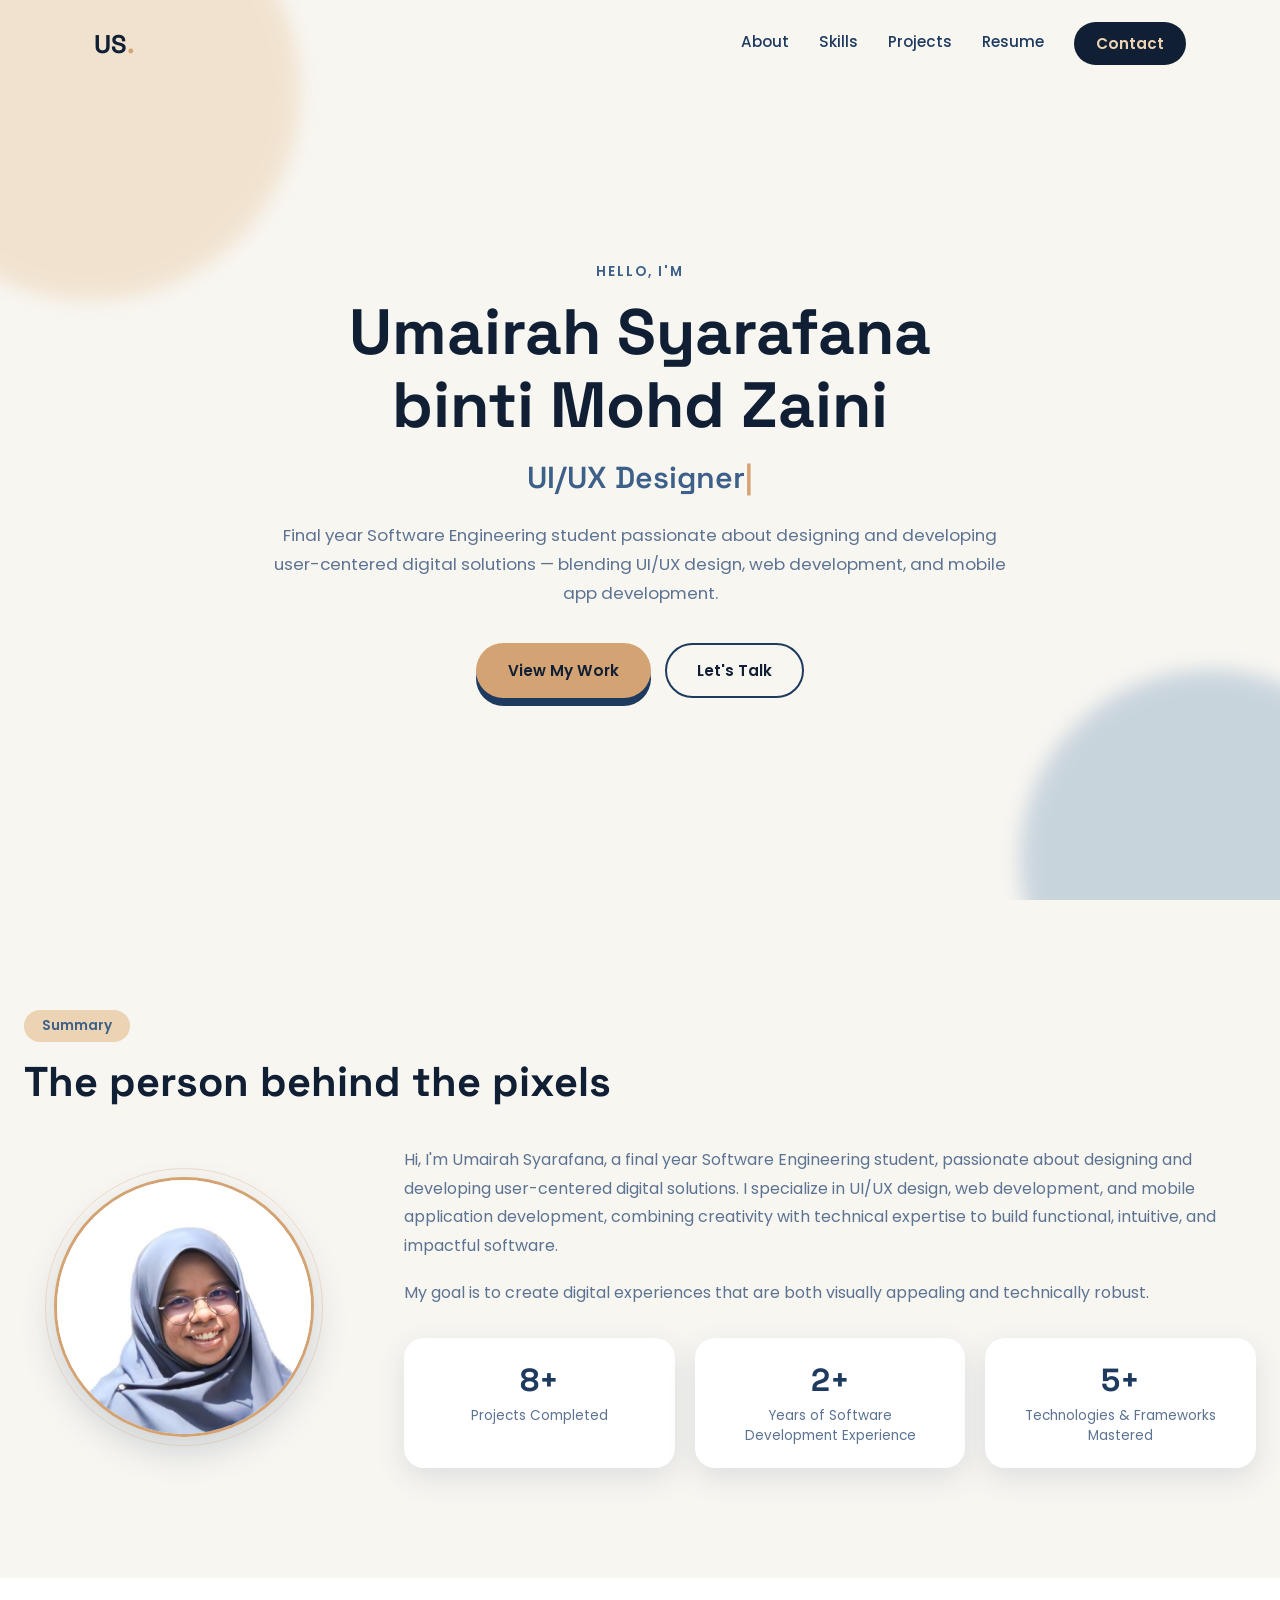
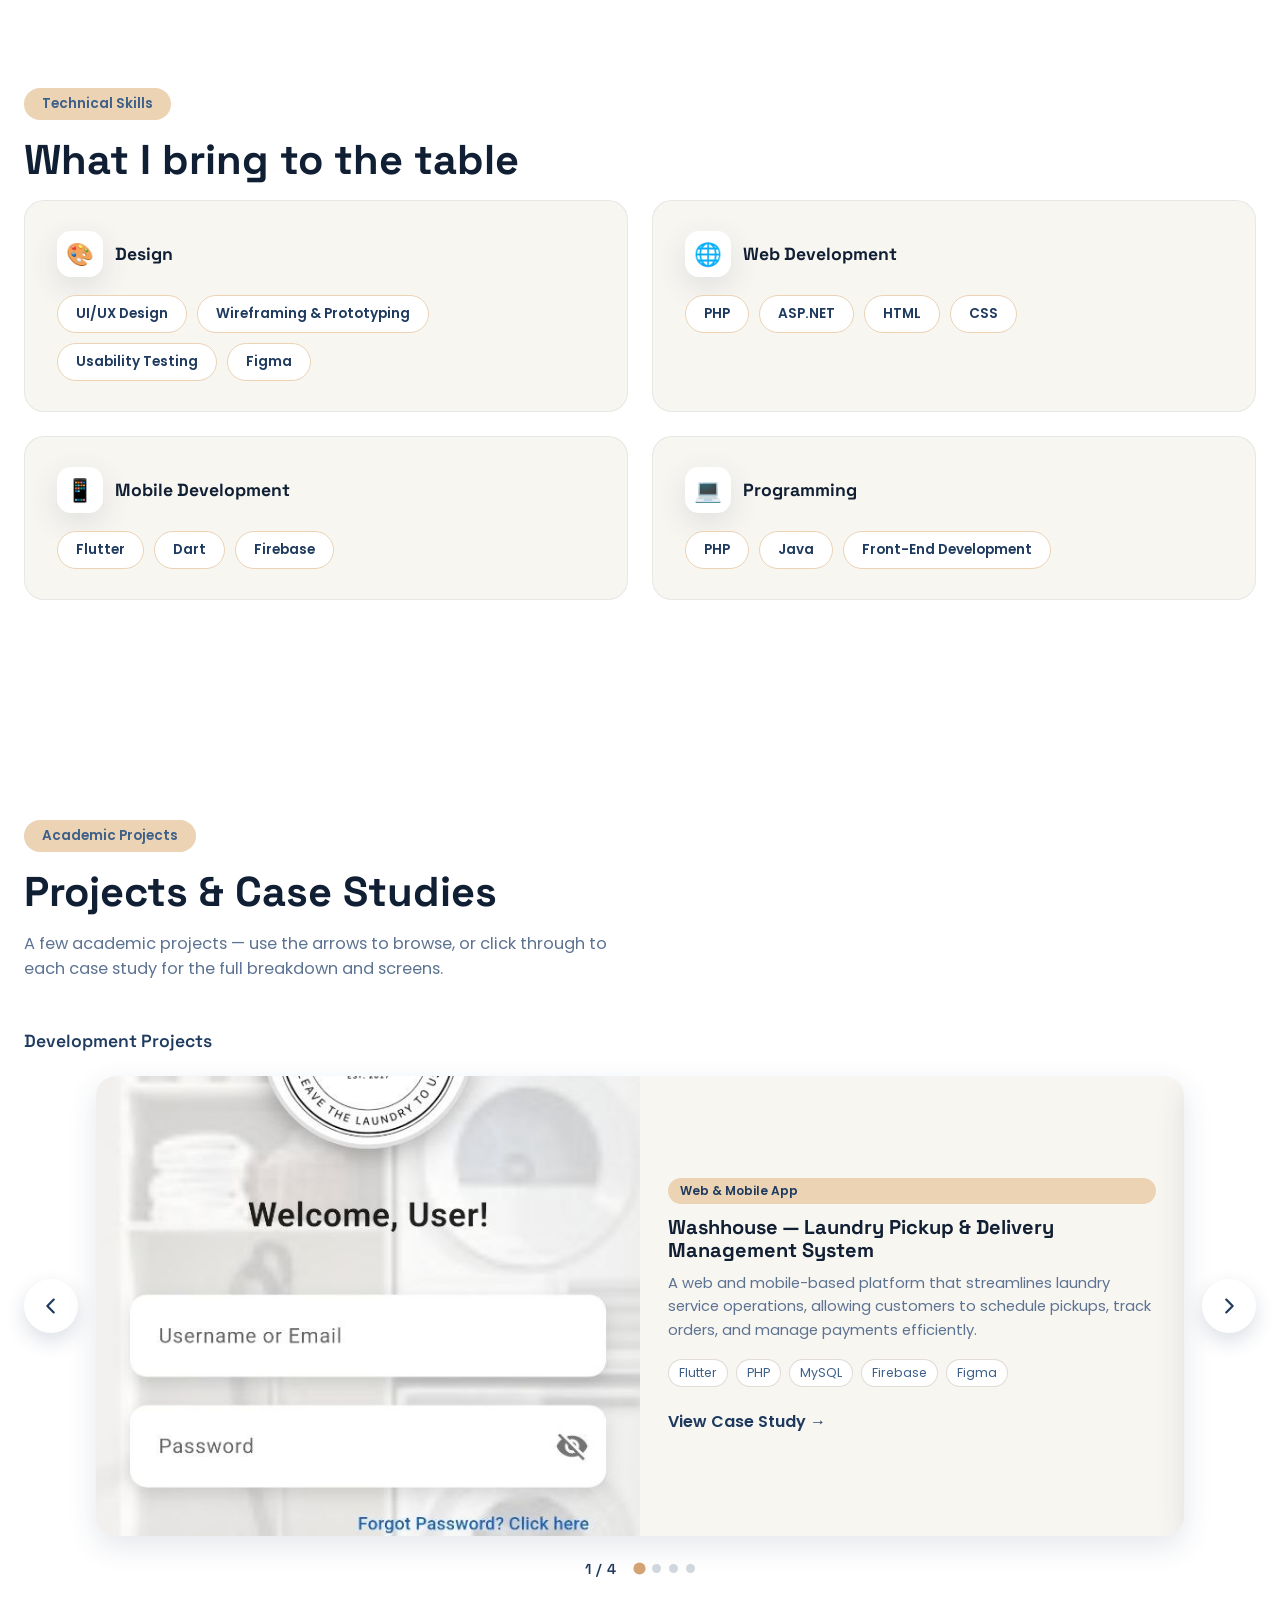
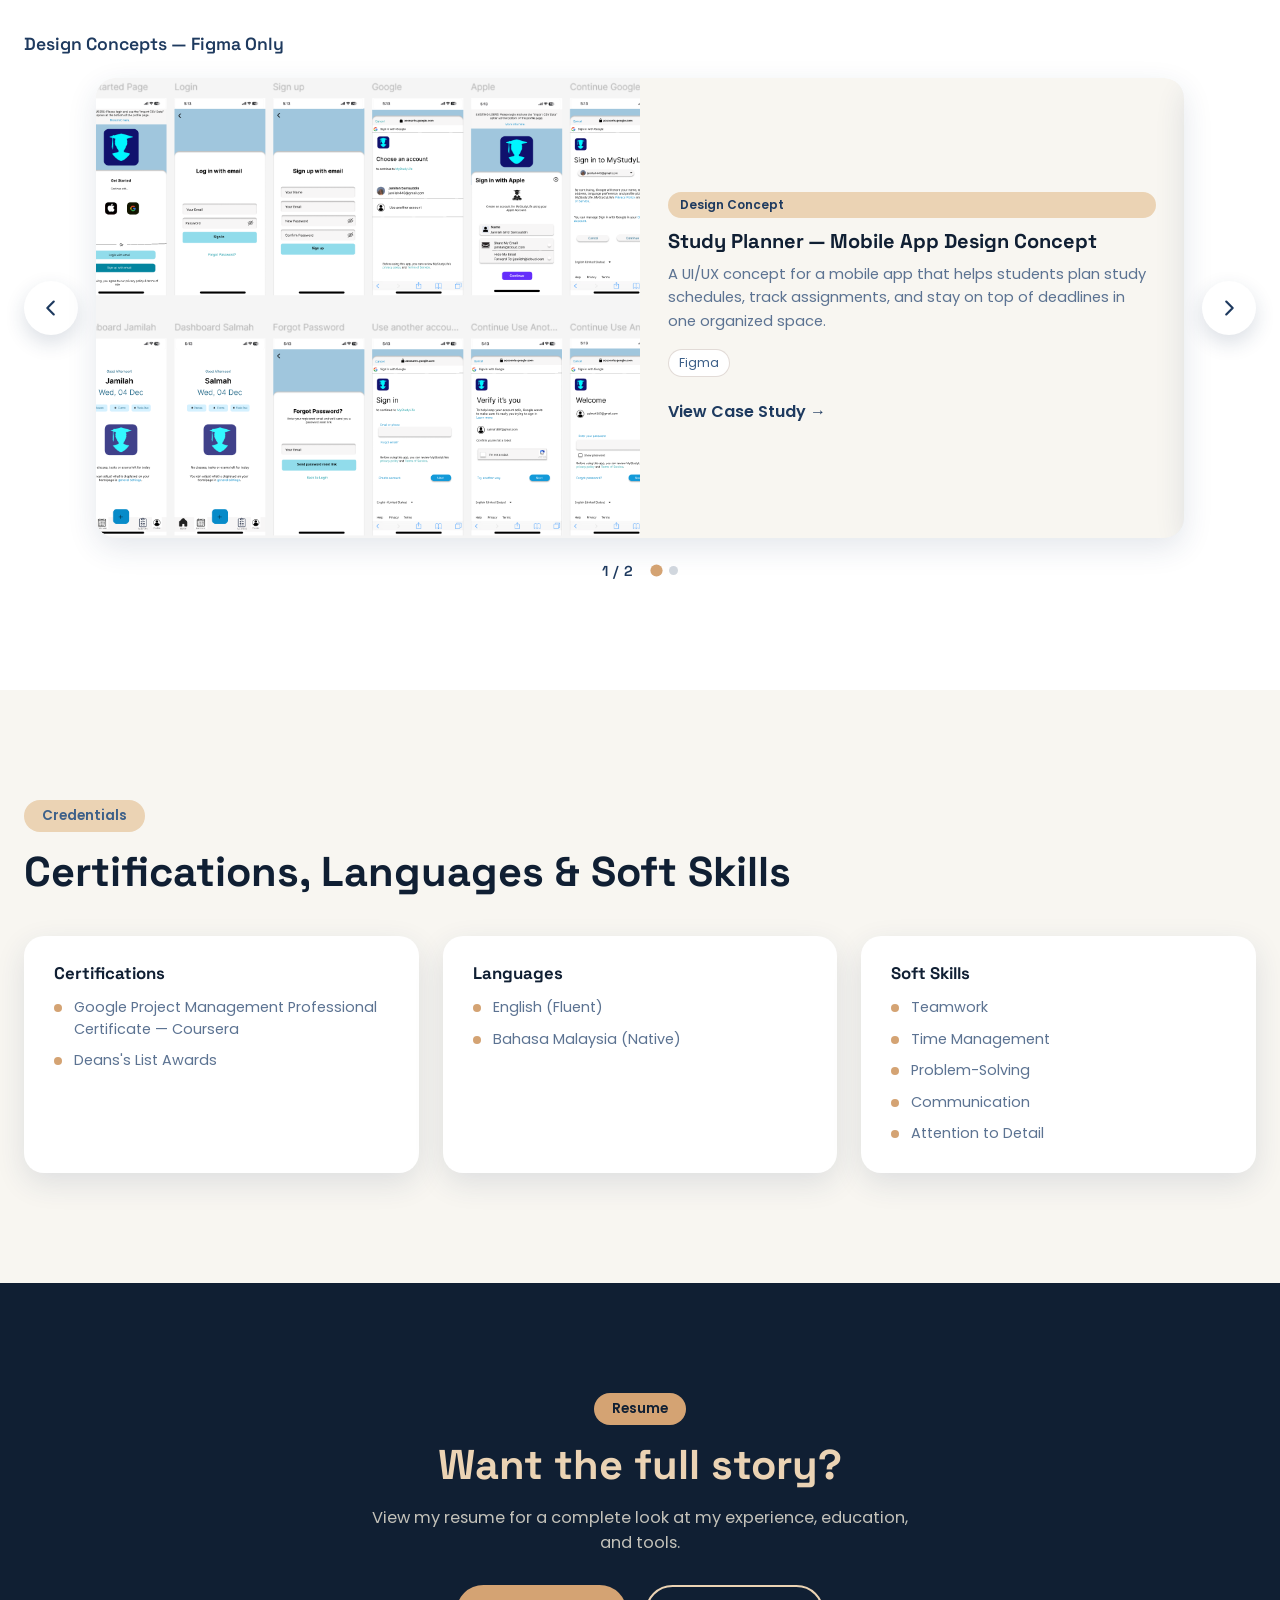
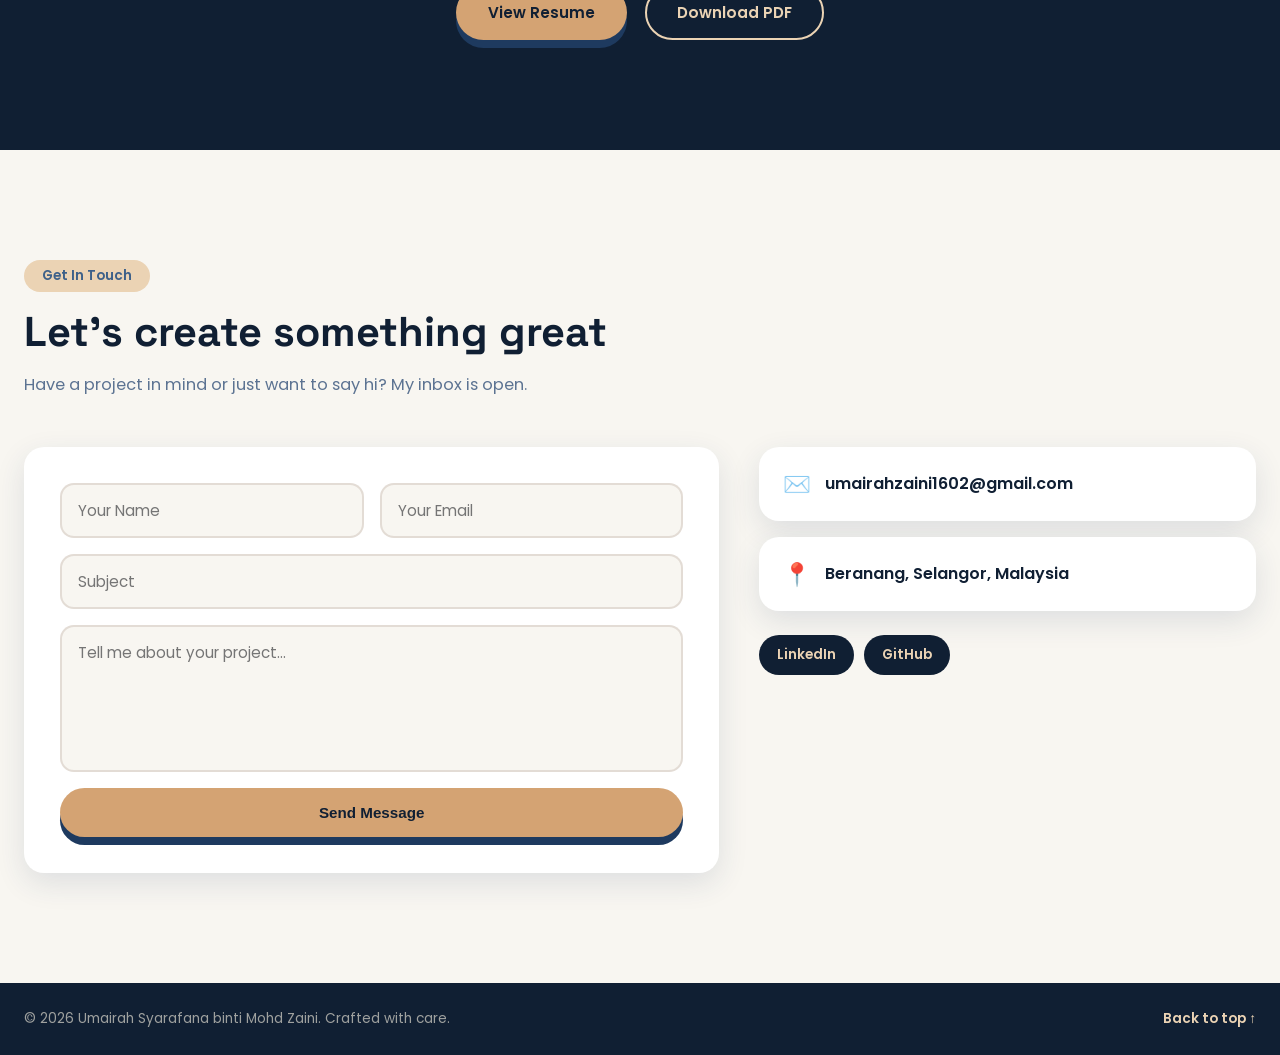
<file: index.html>
<!DOCTYPE html>
<html lang="en">
<head>
<meta charset="UTF-8">
<meta name="viewport" content="width=device-width, initial-scale=1.0">
<title>Umairah Syarafana — Software Engineering Student</title>
<link rel="preconnect" href="https://fonts.googleapis.com">
<link rel="preconnect" href="https://fonts.gstatic.com" crossorigin>
<link href="https://fonts.googleapis.com/css2?family=Space+Grotesk:wght@500;600;700&family=Poppins:wght@400;500;600;700;800&display=swap" rel="stylesheet">
<link rel="stylesheet" href="css/style.css">
</head>
<body>

<!-- NAV -->
<header class="navbar" id="navbar">
  <div class="nav-inner">
    <a href="#home" class="logo">US<span class="dot">.</span></a>
    <nav class="nav-links" id="navLinks">
      <a href="#about" class="nav-link">About</a>
      <a href="#skills" class="nav-link">Skills</a>
      <a href="#projects" class="nav-link">Projects</a>
      <a href="#resume" class="nav-link">Resume</a>
      <a href="#contact" class="nav-link nav-cta">Contact</a>
    </nav>
    <button class="burger" id="burger" aria-label="Toggle menu">
      <span></span><span></span><span></span>
    </button>
  </div>
</header>

<!-- HERO -->
<section class="hero" id="home">
  <div class="blob blob-1"></div>
  <div class="blob blob-2"></div>
  <div class="hero-content">
    <p class="hero-eyebrow reveal">Hello, I'm</p>
    <h1 class="hero-name reveal">Umairah Syarafana<br>binti Mohd Zaini</h1>
    <h2 class="hero-title reveal">
      <span class="typed" id="typedText"></span><span class="cursor-blink">|</span>
    </h2>
    <p class="hero-desc reveal">Final year Software Engineering student passionate about designing and developing user-centered digital solutions — blending UI/UX design, web development, and mobile app development.</p>
    <div class="hero-actions reveal">
      <a href="#projects" class="btn btn-primary">View My Work</a>
      <a href="#contact" class="btn btn-outline">Let's Talk</a>
    </div>
  </div>
</section>

<!-- ABOUT -->
<section class="about" id="about">
  <div class="container">
    <p class="section-tag reveal">Summary</p>
    <h2 class="section-title reveal">The person behind the pixels</h2>
    <div class="about-grid">
      <div class="about-visual reveal">
        <div class="avatar-card">
          <img class="avatar-photo" src="assets/me1.jpg" alt="Umairah Syarafana binti Mohd Zaini">
        </div>
      </div>
      <div class="about-text reveal">
        <p>Hi, I'm Umairah Syarafana, a final year Software Engineering student, passionate about designing and developing user-centered digital solutions. I specialize in UI/UX design, web development, and mobile application development, combining creativity with technical expertise to build functional, intuitive, and impactful software.</p>
        <p>My goal is to create digital experiences that are both visually appealing and technically robust.</p>
        <div class="about-stats">
          <div class="stat-card">
            <span class="stat-num" data-count="8">0</span><span class="stat-suffix">+</span>
            <span class="stat-label">Projects Completed</span>
          </div>
          <div class="stat-card">
            <span class="stat-num" data-count="2">0</span><span class="stat-suffix">+</span>
            <span class="stat-label">Years of Software Development Experience</span>
          </div>
          <div class="stat-card">
            <span class="stat-num" data-count="5">0</span><span class="stat-suffix">+</span>
            <span class="stat-label">Technologies & Frameworks Mastered</span>
          </div>
        </div>
      </div>
    </div>
  </div>
</section>

<!-- SKILLS -->
<section class="skills" id="skills">
  <div class="container">
    <p class="section-tag reveal">Technical Skills</p>
    <h2 class="section-title reveal">What I bring to the table</h2>
    <div class="skills-categories">
      <div class="skill-category reveal">
        <div class="skill-category-head">
          <span class="skill-category-icon">🎨</span>
          <h3>Design</h3>
        </div>
        <div class="skill-pills">
          <span class="skill-pill">UI/UX Design</span>
          <span class="skill-pill">Wireframing & Prototyping</span>
          <span class="skill-pill">Usability Testing</span>
          <span class="skill-pill">Figma</span>
        </div>
      </div>
      <div class="skill-category reveal">
        <div class="skill-category-head">
          <span class="skill-category-icon">🌐</span>
          <h3>Web Development</h3>
        </div>
        <div class="skill-pills">
          <span class="skill-pill">PHP</span>
          <span class="skill-pill">ASP.NET</span>
          <span class="skill-pill">HTML</span>
          <span class="skill-pill">CSS</span>
        </div>
      </div>
      <div class="skill-category reveal">
        <div class="skill-category-head">
          <span class="skill-category-icon">📱</span>
          <h3>Mobile Development</h3>
        </div>
        <div class="skill-pills">
          <span class="skill-pill">Flutter</span>
          <span class="skill-pill">Dart</span>
          <span class="skill-pill">Firebase</span>
        </div>
      </div>
      <div class="skill-category reveal">
        <div class="skill-category-head">
          <span class="skill-category-icon">💻</span>
          <h3>Programming</h3>
        </div>
        <div class="skill-pills">
          <span class="skill-pill">PHP</span>
          <span class="skill-pill">Java</span>
          <span class="skill-pill">Front-End Development</span>
        </div>
      </div>
    </div>
  </div>
</section>

<!-- PROJECTS / CASE STUDIES -->
<section class="projects" id="projects">
  <div class="container">
    <p class="section-tag reveal">Academic Projects</p>
    <h2 class="section-title reveal">Projects & Case Studies</h2>
    <p class="section-sub reveal">A few academic projects — use the arrows to browse, or click through to each case study for the full breakdown and screens.</p>

    <h3 class="projects-subhead reveal">Development Projects</h3>
    <div class="project-carousel reveal" data-carousel>
      <div class="carousel-stage">
        <button class="carousel-arrow carousel-prev" aria-label="Previous project">
          <svg viewBox="0 0 24 24" fill="none"><path d="M15 5l-7 7 7 7" stroke="currentColor" stroke-width="2.4" stroke-linecap="round" stroke-linejoin="round"/></svg>
        </button>
        <div class="carousel-viewport">
          <div class="carousel-track">

          <article class="project-card" data-tilt>
            <div class="project-thumb"><img src="assets/customer%20login.jpg" alt="Washhouse customer app login screen"></div>
            <div class="project-body">
              <span class="project-tag">Web & Mobile App</span>
              <h3>Washhouse — Laundry Pickup & Delivery Management System</h3>
              <p>A web and mobile-based platform that streamlines laundry service operations, allowing customers to schedule pickups, track orders, and manage payments efficiently.</p>
              <div class="project-stack">
                <span>Flutter</span><span>PHP</span><span>MySQL</span><span>Firebase</span><span>Figma</span>
              </div>
              <div class="project-links">
                <a href="projects/washhouse.html" class="project-link">View Case Study →</a>
              </div>
            </div>
          </article>

          <article class="project-card" data-tilt>
            <div class="project-thumb"><img src="assets/main%20page%20wajibpakai.jpeg" alt="WajibPakai homepage"></div>
            <div class="project-body">
              <span class="project-tag">E-Commerce Website</span>
              <h3>WajibPakai — Modern E-Commerce Platform for Tudung Products</h3>
              <p>An online shopping website for product browsing, cart management, and secure checkout, with efficient admin-side product management.</p>
              <div class="project-stack">
                <span>ASP.NET</span><span>SQL Server</span><span>HTML</span><span>CSS</span><span>JavaScript</span>
              </div>
              <div class="project-links">
                <a href="projects/wajibpakai.html" class="project-link">View Case Study →</a>
              </div>
            </div>
          </article>

          <article class="project-card" data-tilt>
            <div class="project-thumb"><img src="assets/main%20page%20forest.png" alt="HutanHutan virtual forest overview page"></div>
            <div class="project-body">
              <span class="project-tag">Simulation System</span>
              <h3>Virtual Forest Simulation — Large-Scale Forest Modeling System</h3>
              <p>A simulation platform capable of generating and managing thousands of virtual trees with realistic attributes such as species, diameter, height, volume, and harvesting conditions for forestry studies.</p>
              <div class="project-stack">
                <span>PHP</span><span>MySQL</span><span>JavaScript</span>
              </div>
              <div class="project-links">
                <a href="projects/virtual-forest.html" class="project-link">View Case Study →</a>
              </div>
            </div>
          </article>

          <article class="project-card" data-tilt>
            <div class="project-thumb"><img src="assets/homepage%20event%20%20hall%20booking%20apps.png" alt="Event Hall Booking app homepage"></div>
            <div class="project-body">
              <span class="project-tag">Mobile App</span>
              <h3>Event Hall Booking — Mobile App</h3>
              <p>A mobile app that lets users browse, compare, and book event halls and venues for weddings, corporate events, and celebrations, all from their phone.</p>
              <div class="project-stack">
                <span>Flutter</span><span>Dart</span><span>Firebase</span><span>Figma</span>
              </div>
              <div class="project-links">
                <a href="projects/event-hall-mobile.html" class="project-link">View Case Study →</a>
              </div>
            </div>
          </article>

        </div>
        </div>
        <button class="carousel-arrow carousel-next" aria-label="Next project">
          <svg viewBox="0 0 24 24" fill="none"><path d="M9 5l7 7-7 7" stroke="currentColor" stroke-width="2.4" stroke-linecap="round" stroke-linejoin="round"/></svg>
        </button>
      </div>
      <div class="carousel-footer">
        <span class="carousel-counter"><span data-counter-current>1</span> / <span data-counter-total>5</span></span>
        <div class="carousel-dots" data-dots></div>
      </div>
    </div>

    <h3 class="projects-subhead reveal">Design Concepts — Figma Only</h3>
    <div class="project-carousel reveal" data-carousel>
      <div class="carousel-stage">
        <button class="carousel-arrow carousel-prev" aria-label="Previous project">
          <svg viewBox="0 0 24 24" fill="none"><path d="M15 5l-7 7 7 7" stroke="currentColor" stroke-width="2.4" stroke-linecap="round" stroke-linejoin="round"/></svg>
        </button>
        <div class="carousel-viewport">
          <div class="carousel-track">

          <article class="project-card" data-tilt>
            <div class="project-thumb"><img src="assets/design%20sp%20overall.png" alt="Study Planner app design overview"></div>
            <div class="project-body">
              <span class="project-tag">Design Concept</span>
              <h3>Study Planner — Mobile App Design Concept</h3>
              <p>A UI/UX concept for a mobile app that helps students plan study schedules, track assignments, and stay on top of deadlines in one organized space.</p>
              <div class="project-stack">
                <span>Figma</span>
              </div>
              <div class="project-links">
                <a href="projects/study-planner.html" class="project-link">View Case Study →</a>
              </div>
            </div>
          </article>

          <article class="project-card" data-tilt>
            <div class="project-thumb"><img src="assets/homepage%20maybank.png" alt="Maybank website redesign homepage concept"></div>
            <div class="project-body">
              <span class="project-tag">Redesign Concept</span>
              <h3>Maybank Website — UX Improvement Concept</h3>
              <p>An independent redesign concept exploring usability improvements to a banking website's navigation, visual hierarchy, and mobile responsiveness.</p>
              <div class="project-stack">
                <span>Figma</span>
              </div>
              <div class="project-links">
                <a href="projects/maybank-redesign.html" class="project-link">View Case Study →</a>
              </div>
            </div>
          </article>

        </div>
        </div>
        <button class="carousel-arrow carousel-next" aria-label="Next project">
          <svg viewBox="0 0 24 24" fill="none"><path d="M9 5l7 7-7 7" stroke="currentColor" stroke-width="2.4" stroke-linecap="round" stroke-linejoin="round"/></svg>
        </button>
      </div>
      <div class="carousel-footer">
        <span class="carousel-counter"><span data-counter-current>1</span> / <span data-counter-total>3</span></span>
        <div class="carousel-dots" data-dots></div>
      </div>
    </div>
  </div>
</section>

<!-- CERTIFICATIONS / LANGUAGES / SOFT SKILLS -->
<section class="credentials" id="credentials">
  <div class="container">
    <p class="section-tag reveal">Credentials</p>
    <h2 class="section-title reveal">Certifications, Languages & Soft Skills</h2>
    <div class="credentials-grid">
      <div class="credential-card reveal">
        <h3>Certifications</h3>
        <ul>
          <li>Google Project Management Professional Certificate — Coursera</li>
          <li>Deans's List Awards</li>
        </ul>
      </div>
      <div class="credential-card reveal">
        <h3>Languages</h3>
        <ul>
          <li>English (Fluent)</li>
          <li>Bahasa Malaysia (Native)</li>
        </ul>
      </div>
      <div class="credential-card reveal">
        <h3>Soft Skills</h3>
        <ul>
          <li>Teamwork</li>
          <li>Time Management</li>
          <li>Problem-Solving</li>
          <li>Communication</li>
          <li>Attention to Detail</li>
        </ul>
      </div>
    </div>
  </div>
</section>

<!-- RESUME / CV -->
<section class="resume" id="resume">
  <div class="container resume-inner">
    <div class="resume-text reveal">
      <p class="section-tag">Resume</p>
      <h2 class="section-title">Want the full story?</h2>
      <p class="section-sub">View my resume for a complete look at my experience, education, and tools.</p>
      <a href="assets/Resume_Umairah_Syarafana.pdf" target="_blank" rel="noopener" class="btn btn-primary">View Resume</a>
      <a href="assets/Resume_Umairah_Syarafana.pdf" download class="btn btn-outline">Download PDF</a>
    </div>
  </div>
</section>

<!-- CONTACT -->
<section class="contact" id="contact">
  <div class="container">
    <p class="section-tag reveal">Get In Touch</p>
    <h2 class="section-title reveal">Let's create something great</h2>
    <p class="section-sub reveal">Have a project in mind or just want to say hi? My inbox is open.</p>

    <div class="contact-grid">
      <form class="contact-form reveal" id="contactForm" action="https://formspree.io/f/mvzeqzqe" method="POST">
        <div class="form-row">
          <input type="text" name="name" placeholder="Your Name" required>
          <input type="email" name="email" placeholder="Your Email" required>
        </div>
        <input type="text" name="subject" placeholder="Subject">
        <textarea name="message" rows="5" placeholder="Tell me about your project..." required></textarea>
        <button type="submit" class="btn btn-primary">Send Message</button>
        <p class="form-success" id="formSuccess">Thanks for reaching out! I'll get back to you soon.</p>
        <p class="form-error" id="formError">Something went wrong — please try again or email me directly.</p>
      </form>

      <div class="contact-info reveal">
        <a href="mailto:umairahzaini1602@gmail.com" class="info-card">
          <span class="info-icon">✉️</span>
          <span>umairahzaini1602@gmail.com</span>
        </a>
        <a href="#" class="info-card">
          <span class="info-icon">📍</span>
          <span>Beranang, Selangor, Malaysia</span>
        </a>
        <div class="social-links">
          <a href="https://www.linkedin.com/in/umairah-syarafana-mohd-zaini-493030316/" target="_blank" rel="noopener" class="social-pill">LinkedIn</a>
          <a href="https://github.com/umairahsyarafana" target="_blank" rel="noopener" class="social-pill">GitHub</a>
        </div>
      </div>
    </div>
  </div>
</section>

<footer class="footer">
  <div class="container footer-inner">
    <p>© <span id="year"></span> Umairah Syarafana binti Mohd Zaini. Crafted with care.</p>
    <a href="#home" class="back-top">Back to top ↑</a>
  </div>
</footer>

<script src="js/main.js"></script>
</body>
</html>
</file>
<file: css/style.css>
/* ===== Variables ===== */
:root {
  --primary-darkest: #101F33;
  --primary: #1E3A5F;
  --primary-light: #3D6089;
  --primary-lighter: #7196B8;
  --accent: #D4A373;
  --accent-soft: #EBD3B4;
  --secondary: #F8F6F1;
  --white: #FFFFFF;
  --text: #1E3A5F;
  --text-muted: #5C7392;
  --shadow: 0 10px 30px rgba(30, 58, 95, 0.12);
  --radius: 20px;
  --ff-head: 'Space Grotesk', sans-serif;
  --ff-body: 'Poppins', sans-serif;
}

* { margin: 0; padding: 0; box-sizing: border-box; }

html { scroll-behavior: smooth; }

body {
  font-family: var(--ff-body);
  background: var(--secondary);
  color: var(--text);
  overflow-x: hidden;
  cursor: default;
}

img { max-width: 100%; display: block; }

a { text-decoration: none; color: inherit; }

ul, li { list-style: none; }

.container {
  max-width: 1320px;
  margin: 0 auto;
  padding: 0 24px;
}

h1, h2, h3 { font-family: var(--ff-head); line-height: 1.15; }

/* ===== Reveal animation ===== */
.reveal {
  opacity: 0;
  transform: translateY(30px);
  transition: opacity 0.7s ease, transform 0.7s ease;
}
.reveal.in-view {
  opacity: 1;
  transform: translateY(0);
}

/* ===== Buttons ===== */
.btn {
  display: inline-block;
  padding: 14px 30px;
  border-radius: 999px;
  font-weight: 600;
  font-size: 0.95rem;
  transition: transform 0.25s ease, box-shadow 0.25s ease, background 0.25s ease, color 0.25s ease;
  border: 2px solid transparent;
}
.btn-primary {
  background: var(--accent);
  color: var(--primary-darkest);
  box-shadow: 0 8px 0 var(--primary);
}
.btn-primary:hover {
  transform: translateY(-3px);
  box-shadow: 0 11px 0 var(--primary);
}
.btn-outline {
  border-color: var(--primary);
  color: var(--primary-darkest);
  margin-left: 14px;
}
.btn-outline:hover {
  background: var(--primary);
  color: var(--accent-soft);
}

/* ===== Navbar ===== */
.navbar {
  position: fixed;
  top: 0; left: 0; right: 0;
  z-index: 1000;
  background: transparent;
  transition: background 0.3s ease, box-shadow 0.3s ease, padding 0.3s ease;
  padding: 22px 0;
}
.navbar.scrolled {
  background: var(--secondary);
  box-shadow: 0 4px 20px rgba(43,27,18,0.08);
  padding: 12px 0;
}
.nav-inner {
  max-width: 1140px;
  margin: 0 auto;
  padding: 0 24px;
  display: flex;
  align-items: center;
  justify-content: space-between;
}
.logo {
  font-family: var(--ff-head);
  font-weight: 700;
  font-size: 1.6rem;
  color: var(--primary-darkest);
}
.logo .dot { color: var(--accent); }
.nav-links {
  display: flex;
  align-items: center;
  gap: 30px;
}
.nav-link {
  font-weight: 500;
  font-size: 0.95rem;
  color: var(--primary);
  position: relative;
  padding-bottom: 4px;
}
.nav-link:not(.nav-cta)::after {
  content: '';
  position: absolute;
  left: 0; bottom: 0;
  width: 0; height: 2px;
  background: var(--accent);
  transition: width 0.25s ease;
}
.nav-link:not(.nav-cta):hover::after { width: 100%; }
.nav-cta {
  background: var(--primary-darkest);
  color: var(--accent-soft);
  padding: 10px 22px;
  border-radius: 999px;
  font-weight: 600;
}
.nav-cta:hover { background: var(--primary-light); }

.burger {
  display: none;
  flex-direction: column;
  gap: 5px;
  background: none;
  border: none;
  cursor: pointer;
  z-index: 1100;
}
.burger span {
  width: 26px; height: 3px;
  background: var(--primary-darkest);
  border-radius: 2px;
  transition: transform 0.3s ease, opacity 0.3s ease;
}
.burger.open span:nth-child(1) { transform: translateY(8px) rotate(45deg); }
.burger.open span:nth-child(2) { opacity: 0; }
.burger.open span:nth-child(3) { transform: translateY(-8px) rotate(-45deg); }

/* ===== Hero ===== */
.hero {
  position: relative;
  min-height: 100vh;
  display: flex;
  flex-direction: column;
  align-items: center;
  justify-content: center;
  text-align: center;
  padding: 140px 24px 80px;
  overflow: hidden;
}
.blob {
  position: absolute;
  border-radius: 50%;
  filter: blur(10px);
  opacity: 0.55;
  animation: float 10s ease-in-out infinite;
}
.blob-1 {
  width: 420px; height: 420px;
  background: var(--accent-soft);
  top: -120px; left: -120px;
}
.blob-2 {
  width: 380px; height: 380px;
  background: var(--primary-lighter);
  opacity: 0.35;
  bottom: -150px; right: -120px;
  animation-delay: 2s;
}
@keyframes float {
  0%, 100% { transform: translate(0, 0) scale(1); }
  50% { transform: translate(20px, -30px) scale(1.05); }
}
.hero-content { position: relative; z-index: 2; max-width: 760px; }
.hero-eyebrow {
  font-weight: 600;
  color: var(--primary-light);
  letter-spacing: 2px;
  text-transform: uppercase;
  font-size: 0.85rem;
  margin-bottom: 14px;
}
.hero-name {
  font-size: clamp(2.2rem, 6vw, 4rem);
  font-weight: 700;
  color: var(--primary-darkest);
  margin-bottom: 18px;
}
.hero-title {
  font-size: clamp(1.3rem, 3vw, 1.9rem);
  font-weight: 600;
  color: var(--primary-light);
  margin-bottom: 22px;
  min-height: 2.4rem;
}
.cursor-blink {
  animation: blink 1s step-end infinite;
  color: var(--accent);
}
@keyframes blink { 50% { opacity: 0; } }
.hero-desc {
  font-size: 1.05rem;
  color: var(--text-muted);
  margin-bottom: 36px;
  line-height: 1.7;
}
.hero-actions { display: flex; justify-content: center; flex-wrap: wrap; }

/* ===== Section generic ===== */
section { padding: 110px 0; position: relative; }
.section-tag {
  display: inline-block;
  font-weight: 600;
  color: var(--primary-light);
  background: var(--accent-soft);
  padding: 6px 18px;
  border-radius: 999px;
  font-size: 0.85rem;
  margin-bottom: 16px;
}
.section-title {
  font-size: clamp(1.8rem, 4vw, 2.6rem);
  font-weight: 700;
  color: var(--primary-darkest);
  margin-bottom: 16px;
}
.section-sub {
  color: var(--text-muted);
  font-size: 1.02rem;
  max-width: 600px;
  margin-bottom: 50px;
}

/* ===== About ===== */
.about-grid {
  display: grid;
  grid-template-columns: 320px 1fr;
  gap: 60px;
  align-items: center;
  margin-top: 40px;
}
.avatar-card {
  position: relative;
  width: 280px; height: 280px;
  margin: 0 auto;
  display: flex;
  align-items: center;
  justify-content: center;
}
.avatar-photo {
  width: 260px; height: 260px;
  border-radius: 50%;
  object-fit: cover;
  border: 3px solid var(--accent);
  outline: 1px solid rgba(212,163,115,0.3);
  outline-offset: 8px;
  box-shadow: 0 15px 35px rgba(30,58,95,0.18);
}
.about-text p { color: var(--text-muted); margin-bottom: 18px; line-height: 1.8; }
.about-stats {
  display: flex;
  gap: 20px;
  margin-top: 30px;
  flex-wrap: wrap;
}
.stat-card {
  background: var(--white);
  border-radius: var(--radius);
  padding: 22px 26px;
  box-shadow: var(--shadow);
  flex: 1;
  min-width: 140px;
  text-align: center;
}
.stat-num, .stat-suffix {
  font-family: var(--ff-head);
  font-size: 2rem;
  font-weight: 700;
  color: var(--primary);
}
.stat-label { display: block; color: var(--text-muted); font-size: 0.85rem; margin-top: 6px; }

/* ===== Skills ===== */
.skills { background: var(--white); }
.skills-categories {
  display: grid;
  grid-template-columns: repeat(2, 1fr);
  gap: 24px;
}
.skill-category {
  background: var(--secondary);
  border-radius: var(--radius);
  padding: 30px 32px;
  transition: transform 0.3s ease, box-shadow 0.3s ease;
  border: 1px solid rgba(30,58,95,0.08);
}
.skill-category:hover {
  transform: translateY(-6px);
  box-shadow: var(--shadow);
}
.skill-category-head {
  display: flex;
  align-items: center;
  gap: 12px;
  margin-bottom: 18px;
}
.skill-category-icon {
  width: 46px; height: 46px;
  display: flex;
  align-items: center;
  justify-content: center;
  font-size: 1.4rem;
  background: var(--white);
  border-radius: 14px;
  box-shadow: var(--shadow);
}
.skill-category-head h3 { font-size: 1.1rem; color: var(--primary-darkest); }
.skill-pills { display: flex; flex-wrap: wrap; gap: 10px; }
.skill-pill {
  background: var(--white);
  color: var(--primary);
  font-size: 0.85rem;
  font-weight: 600;
  padding: 8px 18px;
  border-radius: 999px;
  border: 1.5px solid var(--accent-soft);
  transition: background 0.25s ease, color 0.25s ease, transform 0.2s ease, border-color 0.25s ease;
}
.skill-pill:hover {
  background: var(--accent);
  color: var(--primary-darkest);
  border-color: var(--accent);
  transform: translateY(-3px);
}

/* ===== Credentials (Certifications / Languages / Soft Skills) ===== */
.credentials-grid {
  display: grid;
  grid-template-columns: repeat(3, 1fr);
  gap: 24px;
  margin-top: 40px;
}
.credential-card {
  background: var(--white);
  border-radius: var(--radius);
  padding: 28px 30px;
  box-shadow: var(--shadow);
}
.credential-card h3 {
  font-size: 1.05rem;
  color: var(--primary-darkest);
  margin-bottom: 14px;
}
.credential-card ul { display: flex; flex-direction: column; gap: 10px; }
.credential-card ul li {
  color: var(--text-muted);
  font-size: 0.9rem;
  line-height: 1.5;
  padding-left: 20px;
  position: relative;
}
.credential-card ul li::before {
  content: '';
  position: absolute;
  left: 0; top: 7px;
  width: 8px; height: 8px;
  border-radius: 50%;
  background: var(--accent);
}

/* ===== Projects ===== */
.projects { background: var(--white); }
.projects-subhead {
  font-size: 1.1rem;
  font-weight: 600;
  color: var(--primary);
  margin: 0 0 24px;
}
.project-carousel { margin-bottom: 56px; }
.project-carousel:last-of-type { margin-bottom: 0; }

.carousel-stage {
  position: relative;
  display: flex;
  align-items: center;
  gap: 18px;
}
.carousel-viewport {
  overflow: hidden;
  border-radius: var(--radius);
  flex: 1;
  box-shadow: var(--shadow);
}
.carousel-track {
  display: flex;
  transition: transform 0.55s cubic-bezier(0.65,0,0.35,1);
}
.carousel-track .project-card {
  flex: 0 0 100%;
  max-width: 100%;
  display: grid;
  grid-template-columns: 1fr 1fr;
  gap: 0;
  height: 460px;
}
.carousel-track .project-thumb { height: 100%; overflow: hidden; }
.carousel-track .project-body {
  display: flex;
  flex-direction: column;
  justify-content: center;
  overflow-y: auto;
}

.carousel-arrow {
  flex-shrink: 0;
  width: 54px; height: 54px;
  border-radius: 50%;
  border: none;
  cursor: pointer;
  display: flex;
  align-items: center;
  justify-content: center;
  background: var(--white);
  color: var(--primary);
  box-shadow: 0 8px 20px rgba(30,58,95,0.16);
  transition: transform 0.25s cubic-bezier(0.34,1.56,0.64,1), box-shadow 0.25s ease, background 0.25s ease, color 0.25s ease;
}
.carousel-arrow svg {
  width: 22px; height: 22px;
  transition: transform 0.25s ease;
}
.carousel-arrow:hover {
  background: linear-gradient(135deg, var(--accent), var(--primary));
  color: var(--white);
  transform: scale(1.1);
  box-shadow: 0 10px 26px rgba(212,163,115,0.45);
}
.carousel-prev:hover svg { transform: translateX(-2px); }
.carousel-next:hover svg { transform: translateX(2px); }
.carousel-arrow:active { transform: scale(0.96); }

.carousel-footer {
  display: flex;
  align-items: center;
  justify-content: center;
  gap: 18px;
  margin-top: 24px;
}
.carousel-counter {
  font-family: var(--ff-head);
  font-weight: 600;
  color: var(--primary);
  font-size: 0.9rem;
  letter-spacing: 0.5px;
}
.carousel-dots { display: flex; gap: 8px; }
.carousel-dot {
  width: 9px; height: 9px;
  border-radius: 50%;
  background: rgba(30,58,95,0.2);
  border: none;
  cursor: pointer;
  padding: 0;
  transition: background 0.25s ease, transform 0.25s ease;
}
.carousel-dot.active { background: var(--accent); transform: scale(1.35); }

.project-card {
  background: var(--secondary);
  border-radius: var(--radius);
  overflow: hidden;
  box-shadow: var(--shadow);
  transition: transform 0.35s ease, box-shadow 0.35s ease;
}
.project-card:hover { transform: translateY(-10px); box-shadow: 0 20px 40px rgba(43,27,18,0.18); }
.project-thumb {
  height: 200px;
  overflow: hidden;
}
.project-thumb img {
  width: 100%;
  height: 100%;
  object-fit: cover;
  transition: transform 0.4s ease;
}
.project-card:hover .project-thumb img { transform: scale(1.06); }
.thumb-placeholder {
  display: flex;
  align-items: center;
  justify-content: center;
  text-align: center;
  padding: 0 24px;
  font-family: var(--ff-head);
  font-weight: 700;
  font-size: 1.15rem;
  color: var(--primary-darkest);
}
.grad-1 { background: linear-gradient(135deg, var(--accent-soft), var(--accent)); }
.grad-2 { background: linear-gradient(135deg, var(--primary-lighter), var(--accent-soft)); }
.grad-3 { background: linear-gradient(135deg, var(--accent), var(--primary-lighter)); }
.grad-4 { background: linear-gradient(135deg, var(--primary-light), var(--accent-soft)); color: var(--accent-soft); }
.grad-5 { background: linear-gradient(135deg, var(--accent-soft), var(--primary-lighter)); }
.grad-6 { background: linear-gradient(135deg, var(--primary-lighter), var(--primary-light)); color: var(--accent-soft); }
.project-body { padding: 26px 28px; }
.project-tag {
  display: inline-block;
  background: var(--accent-soft);
  color: var(--primary);
  font-size: 0.75rem;
  font-weight: 600;
  padding: 4px 12px;
  border-radius: 999px;
  margin-bottom: 12px;
}
.project-body h3 { font-size: 1.25rem; color: var(--primary-darkest); margin-bottom: 10px; }
.project-body p { color: var(--text-muted); font-size: 0.92rem; line-height: 1.6; margin-bottom: 16px; }
.project-stack { display: flex; gap: 8px; flex-wrap: wrap; margin-bottom: 18px; }
.project-stack span {
  font-size: 0.78rem;
  background: var(--white);
  border: 1px solid rgba(111,78,55,0.2);
  padding: 4px 10px;
  border-radius: 999px;
  color: var(--primary-light);
}
.project-link {
  font-weight: 600;
  color: var(--primary);
  transition: color 0.25s ease;
}
.project-link:hover { color: var(--accent); }

.project-links {
  display: flex;
  flex-wrap: wrap;
  align-items: center;
  gap: 18px;
  margin-top: 4px;
}
.project-links-secondary {
  display: flex;
  flex-wrap: wrap;
  gap: 20px;
  margin-top: 12px;
}
.project-link-live {
  display: inline-flex;
  align-items: center;
  gap: 6px;
  font-weight: 600;
  font-size: 0.88rem;
  color: var(--primary-darkest);
  background: var(--accent-soft);
  padding: 8px 16px;
  border-radius: 999px;
  border: 1.5px solid transparent;
  transition: background 0.25s ease, color 0.25s ease, border-color 0.25s ease, transform 0.2s ease;
}
.project-link-live:hover {
  background: var(--accent);
  transform: translateY(-2px);
}
.app-download-item {
  display: flex;
  flex-direction: column;
  align-items: flex-start;
  gap: 6px;
}
.app-download-label {
  font-size: 0.75rem;
  font-weight: 700;
  color: var(--primary-light);
  text-transform: uppercase;
  letter-spacing: 0.5px;
}
.project-link-download {
  display: inline-flex;
  align-items: center;
  gap: 6px;
  font-weight: 600;
  font-size: 0.82rem;
  color: var(--white);
  background: var(--primary);
  padding: 7px 14px;
  border-radius: 999px;
  border: 1.5px solid transparent;
  transition: background 0.25s ease, transform 0.2s ease;
}
.project-link-download:hover {
  background: var(--primary-darkest);
  transform: translateY(-2px);
}

.case-app-downloads {
  display: flex;
  flex-wrap: wrap;
  justify-content: center;
  gap: 28px;
  margin-top: 24px;
  padding-top: 20px;
  border-top: 1px dashed rgba(30,58,95,0.15);
}
.case-app-downloads .app-download-item { align-items: center; }
.ext-icon { font-size: 0.85rem; }

/* ===== Resume ===== */
.resume { background: var(--primary-darkest); color: var(--secondary); text-align: center; }
.resume .section-tag { background: var(--accent); color: var(--primary-darkest); }
.resume .section-title { color: var(--accent-soft); }
.resume .section-sub { color: rgba(255,248,231,0.75); margin: 0 auto 30px; }
.resume .btn-outline { border-color: var(--accent-soft); color: var(--accent-soft); margin-left: 14px; }
.resume .btn-outline:hover { background: var(--accent-soft); color: var(--primary-darkest); }
.resume-inner { display: flex; justify-content: center; }
.resume-text { max-width: 560px; }
.resume-note { margin-top: 16px; font-size: 0.8rem; color: rgba(255,248,231,0.5); }
.resume-note code { background: rgba(255,255,255,0.1); padding: 2px 6px; border-radius: 6px; }

/* ===== Contact ===== */
.contact-grid {
  display: grid;
  grid-template-columns: 1.4fr 1fr;
  gap: 40px;
}
.contact-form {
  background: var(--white);
  border-radius: var(--radius);
  padding: 36px;
  box-shadow: var(--shadow);
  display: flex;
  flex-direction: column;
  gap: 16px;
}
.form-row { display: flex; gap: 16px; }
.contact-form input, .contact-form textarea {
  width: 100%;
  border: 2px solid rgba(111,78,55,0.15);
  border-radius: 14px;
  padding: 14px 16px;
  font-family: var(--ff-body);
  font-size: 0.95rem;
  background: var(--secondary);
  transition: border-color 0.25s ease;
  resize: none;
}
.contact-form input:focus, .contact-form textarea:focus {
  outline: none;
  border-color: var(--accent);
}
.form-success {
  display: none;
  color: var(--primary);
  font-weight: 600;
  background: var(--accent-soft);
  padding: 12px;
  border-radius: 12px;
  text-align: center;
}
.form-success.show { display: block; }

.form-error {
  display: none;
  color: #A33A3A;
  font-weight: 600;
  background: #F7E3E3;
  padding: 12px;
  border-radius: 12px;
  text-align: center;
}
.form-error.show { display: block; }

.contact-info { display: flex; flex-direction: column; gap: 16px; }
.info-card {
  background: var(--white);
  border-radius: var(--radius);
  padding: 20px 24px;
  display: flex;
  align-items: center;
  gap: 14px;
  font-weight: 600;
  color: var(--primary-darkest);
  box-shadow: var(--shadow);
  transition: transform 0.25s ease;
}
.info-card:hover { transform: translateX(6px); }
.info-icon { font-size: 1.4rem; }
.social-links { display: flex; flex-wrap: wrap; gap: 10px; margin-top: 8px; }
.social-pill {
  background: var(--primary-darkest);
  color: var(--accent-soft);
  padding: 10px 18px;
  border-radius: 999px;
  font-size: 0.85rem;
  font-weight: 600;
  transition: background 0.25s ease;
}
.social-pill:hover { background: var(--primary-light); }
.contact-note { margin-top: 4px; font-size: 0.8rem; color: var(--text-muted); }

/* ===== Footer ===== */
.footer { background: var(--primary-darkest); padding: 26px 0; color: rgba(255,248,231,0.6); }
.footer-inner { display: flex; justify-content: space-between; align-items: center; font-size: 0.85rem; }
.back-top { color: var(--accent-soft); font-weight: 600; }

/* ===== Responsive ===== */
@media (max-width: 980px) {
  .about-grid { grid-template-columns: 1fr; text-align: center; }
  .about-stats { justify-content: center; }
  .skills-categories { grid-template-columns: 1fr; }
  .carousel-track .project-card { grid-template-columns: 1fr; height: auto; }
  .carousel-track .project-thumb { height: 200px; min-height: 200px; }
  .contact-grid { grid-template-columns: 1fr; }
  .credentials-grid { grid-template-columns: 1fr; }
}

@media (max-width: 760px) {
  .nav-links {
    position: fixed;
    top: 0; right: 0;
    height: 100vh;
    width: 70%;
    background: var(--secondary);
    flex-direction: column;
    justify-content: center;
    gap: 28px;
    transform: translateX(100%);
    transition: transform 0.35s ease;
    box-shadow: -10px 0 30px rgba(0,0,0,0.1);
  }
  .nav-links.open { transform: translateX(0); }
  .burger { display: flex; }
  .form-row { flex-direction: column; }
  .hero-actions .btn-outline { margin-left: 0; margin-top: 12px; }
  .footer-inner { flex-direction: column; gap: 8px; text-align: center; }
  .carousel-stage { gap: 10px; }
  .carousel-arrow { width: 40px; height: 40px; }
  .carousel-arrow svg { width: 16px; height: 16px; }
}
</file>
